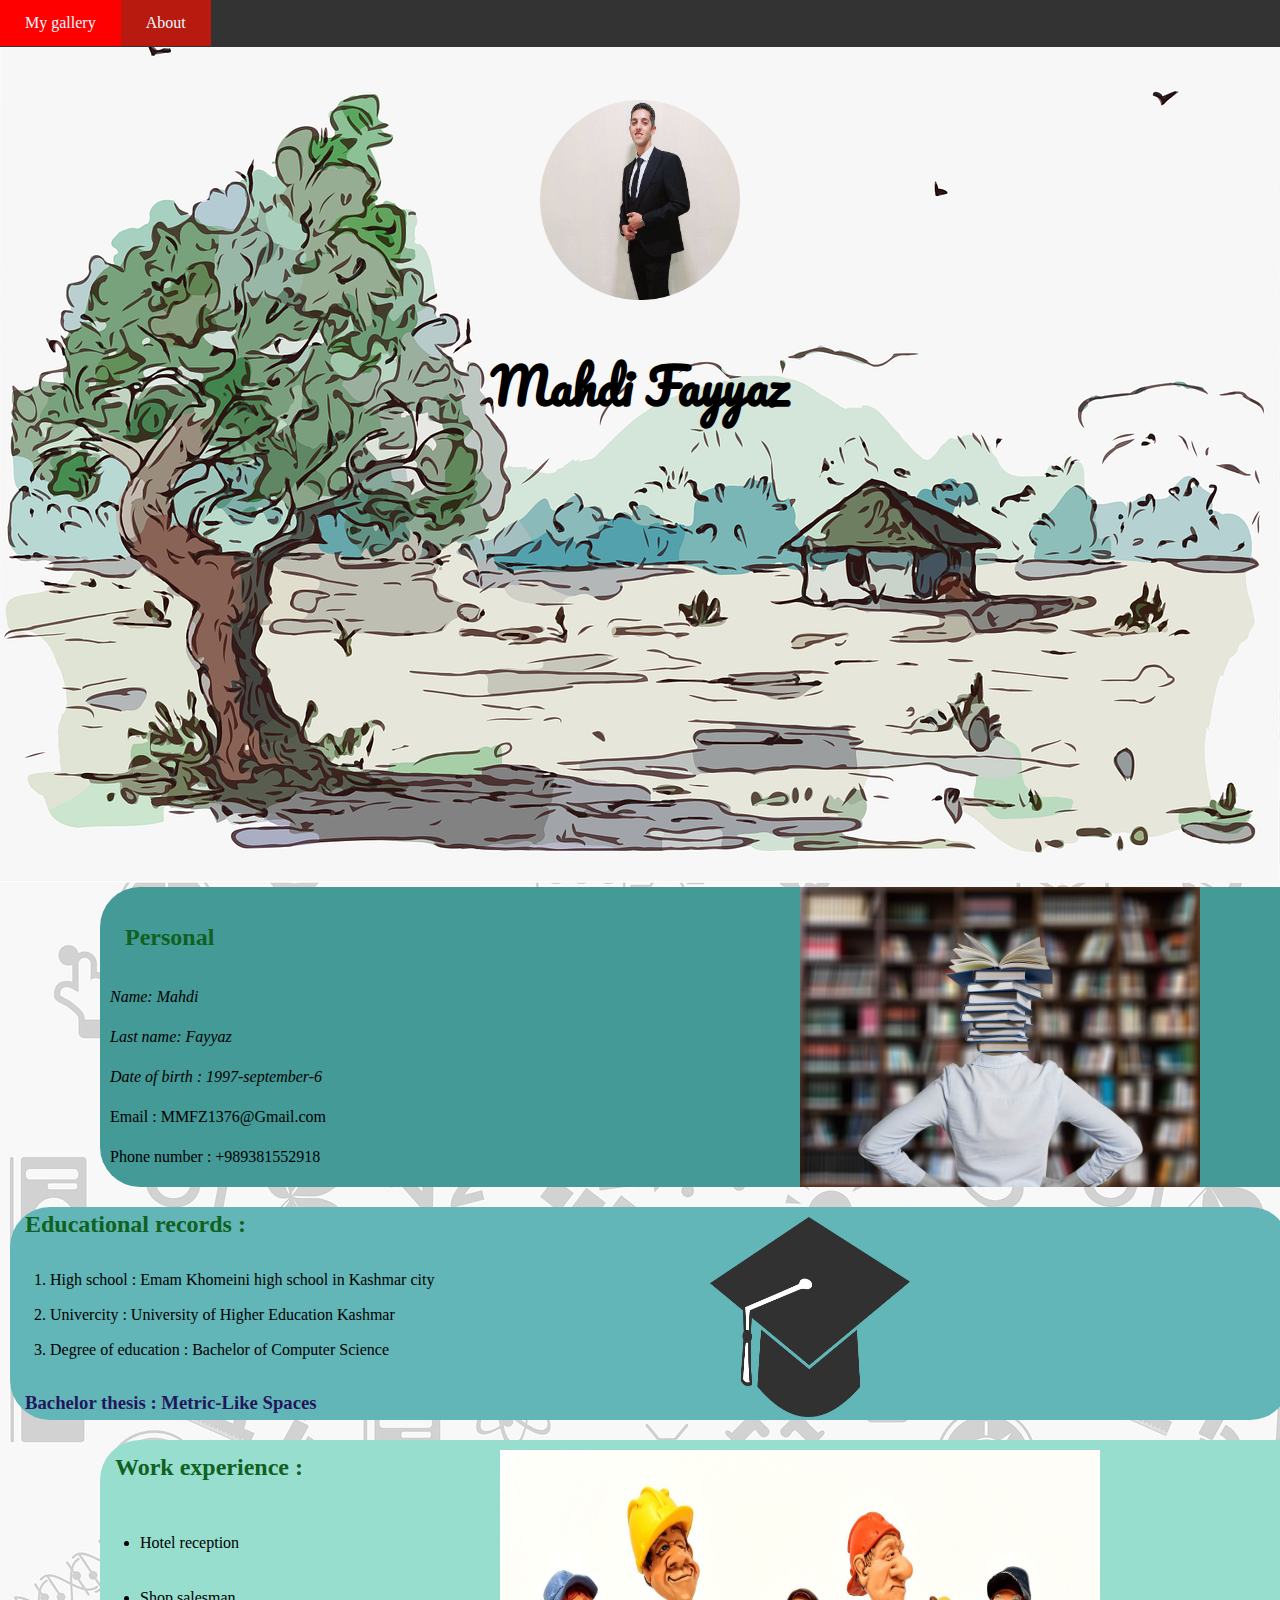
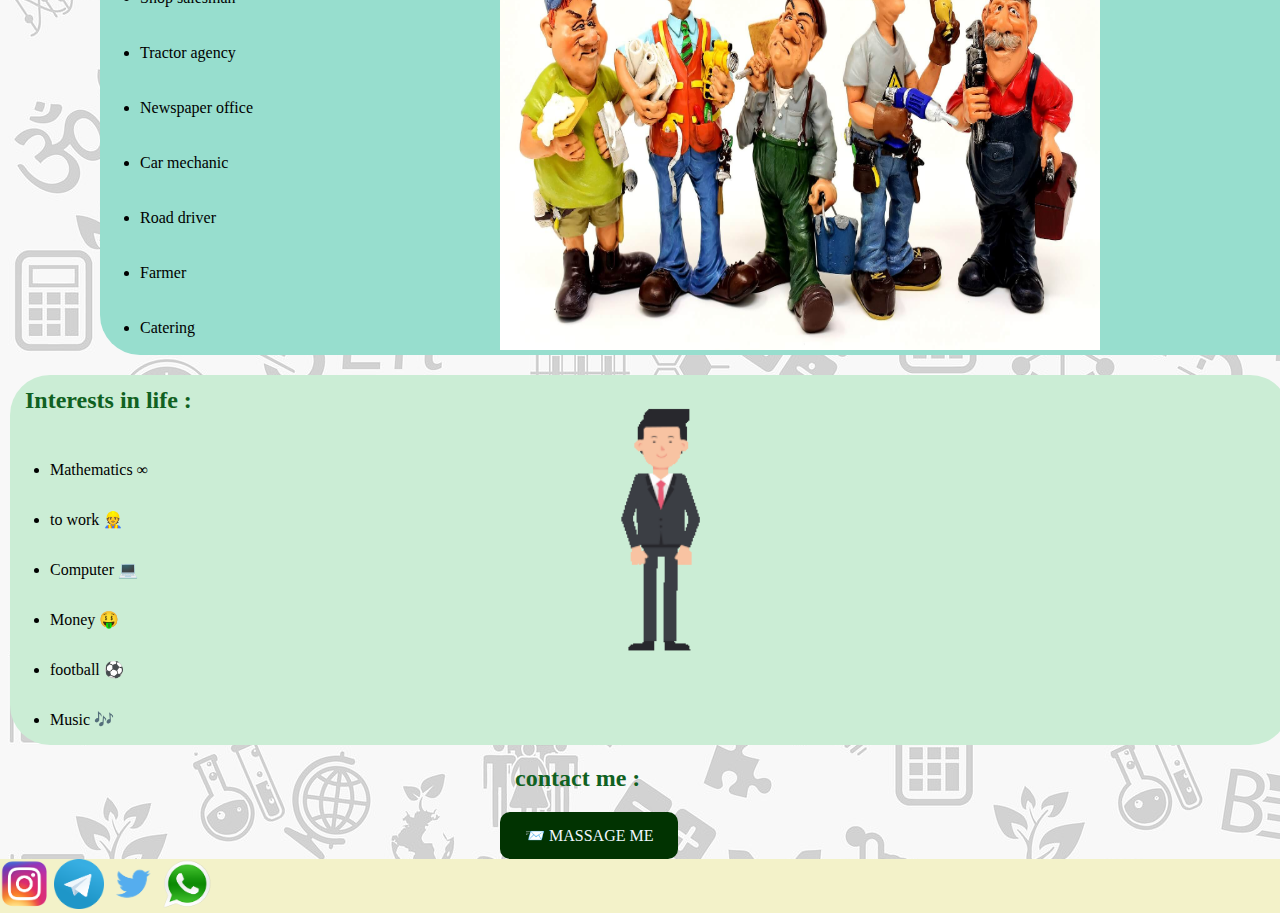
<file: index.html>
<!DOCTYPE html>
<html lang="en">
<head>
    <meta charset="UTF-8">
    <meta http-equiv="X-UA-Compatible" content="IE=edge">
    <meta name="viewport" content="width=device-width, initial-scale=1.0">
    <link rel="stylesheet" href="css/index.css">
    <link rel="icon" href="favicon.ico">
    <link rel="preconnect" href="https://fonts.googleapis.com">
<link rel="preconnect" href="https://fonts.gstatic.com" crossorigin>
<link href="https://fonts.googleapis.com/css2?family=Pacifico&display=swap" rel="stylesheet">
    <title>CV</title>
</head>
<body background="images/backEducation.jpg">
    <div class="top-container">
        <img src="images/background1.png" alt="not loading....">
        <div class="top">
            <img src="images/profile.png" alt="not loading...." width="200px" height="200px">
            <h1>Mahdi Fayyaz</h1>
        </div>
        <div class="navbar">
            <a class="nav" href="mygallery.html" target="_blank">My gallery</a>
            <a class="nav" href="about.html" target="_blank" >About</a>
            </div>
    </div>
    <div class="personal">
        <h2>Personal</h2>
        <em>Name: Mahdi <br> Last name: Fayyaz <br> Date of birth : 1997-september-6 </em>
        <br>Email : MMFZ1376@Gmail.com <br>
        Phone number : +989381552918
        <div class="personalimg">
            <img  src="images/Education3.jpg" alt="not loading...." width="400px" height="300px%">
        </div> 
    </div>
    <div class="educational">
        <h2> Educational records :</h2>
        <ol>
            <li> High school : Emam Khomeini high school in Kashmar city </li>
            <li> Univercity : University of Higher Education Kashmar </li>
            <li> Degree of education : Bachelor of Computer Science </li>
        </ol>  
        <h3>Bachelor thesis : Metric-Like Spaces</h3>
        <div class="educationalimg">
            <img  src="images/Education1.png" alt="not loading...." width="200px" height="200px%">
        </div>   
    </div>
    <div class="work">
    <h2> Work experience :</h2>
    <ul>
        <li>Hotel reception</li>
        <li>Shop salesman</li>
        <li>Tractor agency</li>
        <li>Newspaper office</li>
        <li>Car mechanic</li>
        <li>Road driver</li>
        <li>Farmer</li>
        <li>Catering</li>
    </ul>
       <div class="workimg">
        <img  src="images/work.jpg" alt="not loading...." width="600px" height="500px">
       </div> 
    </div>
    <div class="interests">
        <h2> Interests in life : </h2>
        <ul>
            <li>Mathematics ∞</li>
            <li>to work 👷</li>
            <li>Computer 💻</li>
            <li>Money 🤑</li>
            <li>football ⚽</li>
            <li>Music 🎶</li>
        </ul>
        <div class="interestsimg">
            <img  src="images/interestes.gif" alt="not loading...." width="300px" height="300px">
           </div> 
    </div>
    <div class="contact"> 
        <h2> contact me : </h2>
        <a href="contactme.html" target="_blank">  📨 MASSAGE ME </a>
    </div>
    <div class="footer">
        <a href="@mahdi_fayyaz_76" target="_blank" ><img src="images/instagram.png" alt="not loading ...." width="50px" height="50px" ></a>
        <a href="@M-M-F-z" target="_blank" ><img src="images/telegram.png"  alt="not loading ...." width="50px" height="50px" ></a>
        <a href="@fayyaz_mahdi" target="_blank" ><img src="images/twiter.png" alt="not loading ...." width="50px" height="50px" ></a>
        <a href="@mahdi-fayyaz" target="_blank" ><img src="images/whatsapp.png" alt="not loading ...." width="50px" height="50px" ></a>
    </div>

</body>
</html>
</file>
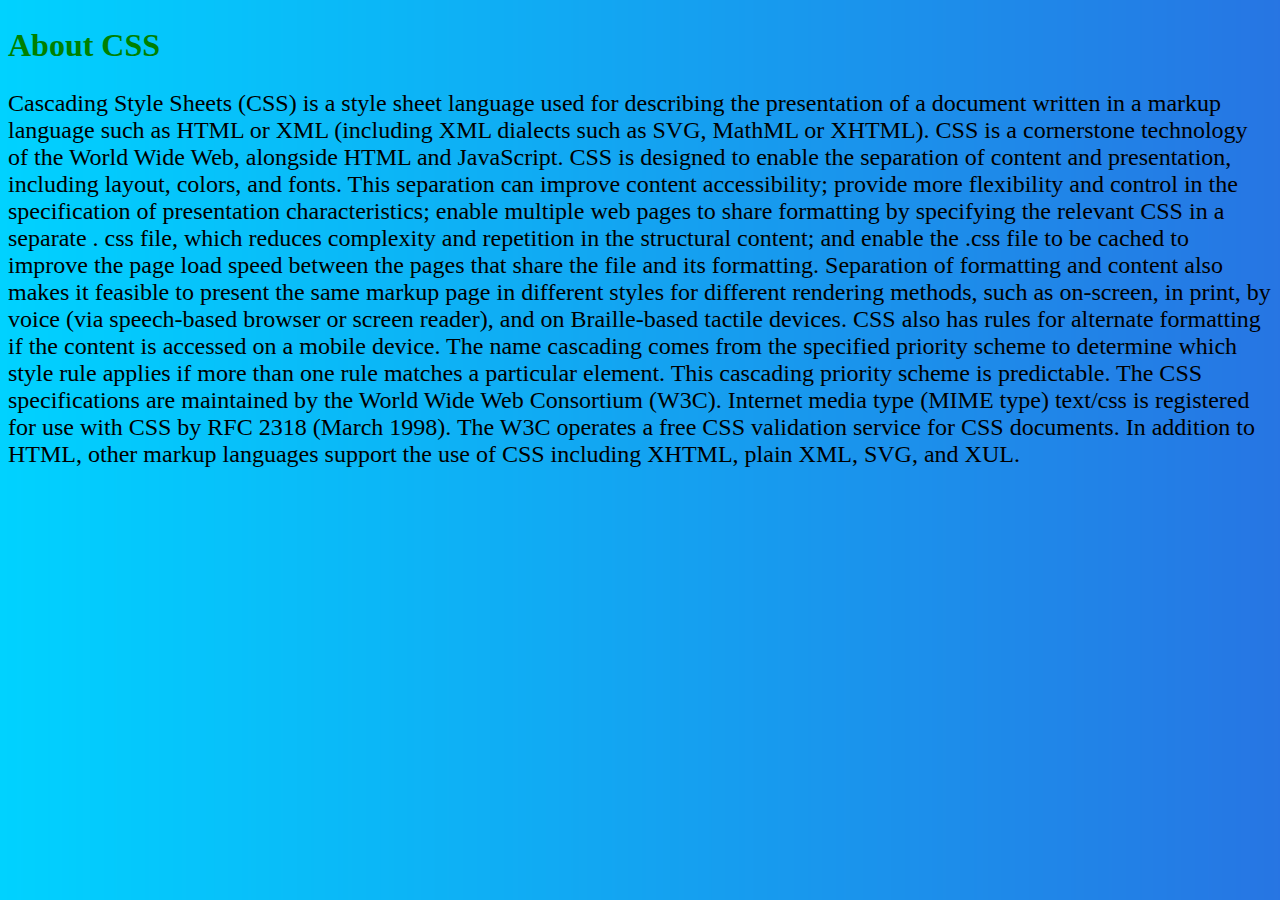
<file: about.html>
<!DOCTYPE html>
<html lang="en">
<head>
    <meta charset="UTF-8">
    <meta http-equiv="X-UA-Compatible" content="IE=edge">
    <meta name="viewport" content="width=device-width, initial-scale=1.0">
    <link rel="icon" href="favicon.ico">
    <link rel="stylesheet" href="css/about.css">
    <title>About</title>
</head>
<body background="images/cool-background(1).png">
    <h2>About CSS</h2>
    <p>Cascading Style Sheets (CSS) is a style sheet language used for describing the
        presentation of a document written in a markup language such as HTML or XML 
        (including XML dialects such as SVG, MathML or XHTML). CSS is a cornerstone
        technology of the World Wide Web, alongside HTML and JavaScript.
        CSS is designed to enable the separation of content and presentation, 
        including layout, colors, and fonts. This separation can improve 
        content accessibility; provide more flexibility and control in the 
        specification of presentation characteristics; enable multiple web 
        pages to share formatting by specifying the relevant CSS in a separate .
        css file, which reduces complexity and repetition in the structural content; 
        and enable the .css file to be cached to improve the page load speed between 
        the pages that share the file and its formatting.
        Separation of formatting and content also makes it feasible to present 
        the same markup page in different styles for different rendering methods, 
        such as on-screen, in print, by voice (via speech-based browser or screen reader), 
        and on Braille-based tactile devices. CSS also has rules for alternate formatting 
        if the content is accessed on a mobile device.
        The name cascading comes from the specified priority scheme to determine which 
        style rule applies if more than one rule matches a particular element. This 
        cascading priority scheme is predictable.
        The CSS specifications are maintained by the World Wide Web Consortium (W3C). 
        Internet media type (MIME type) text/css is registered for use with CSS by RFC 2318 
        (March 1998). The W3C operates a free CSS validation service for CSS documents.
        In addition to HTML, other markup languages support the use of CSS including XHTML, 
        plain XML, SVG, and XUL. </p>
</body>
</html>
</file>
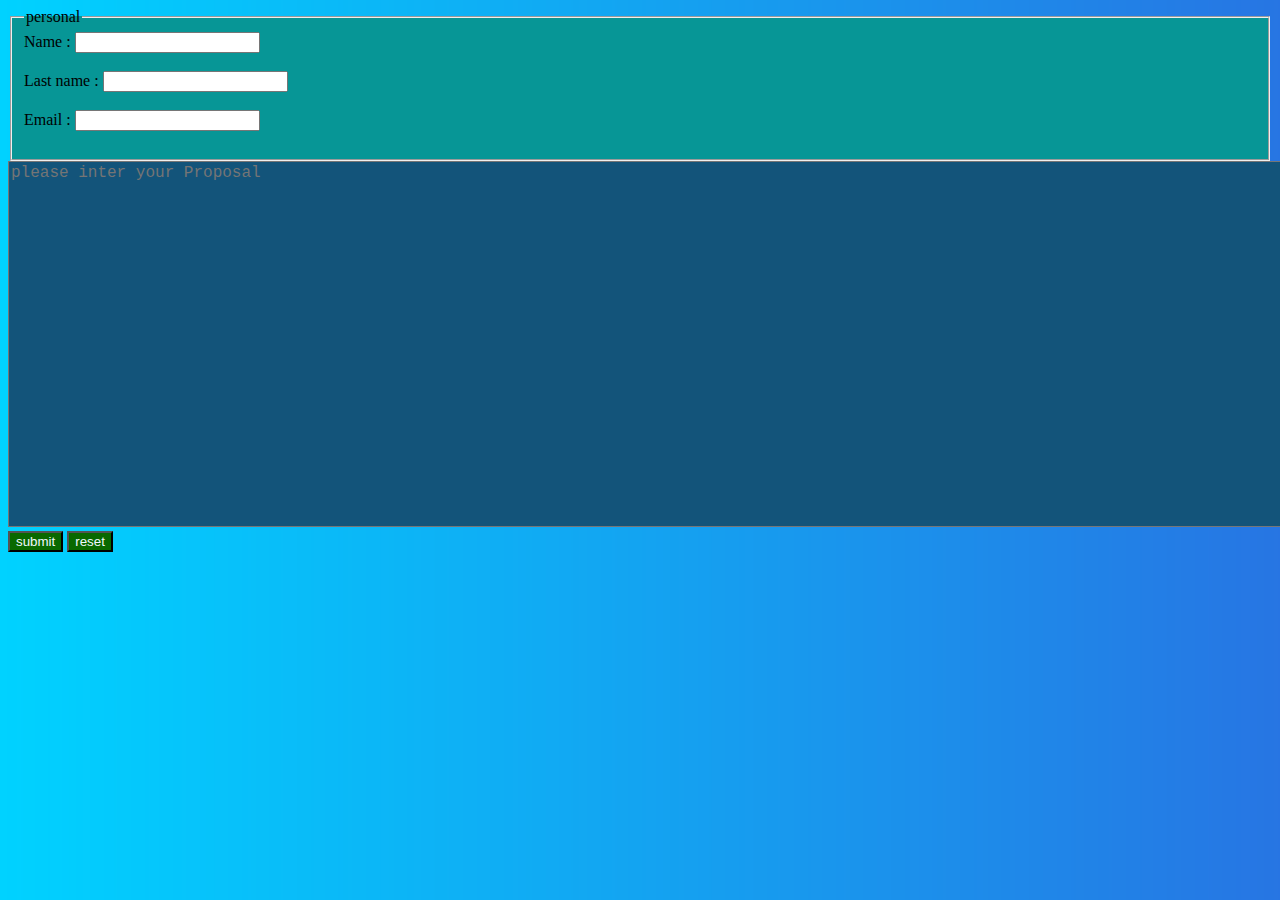
<file: contactme.html>
<!DOCTYPE html>
<html lang="en" dir="ltr">
  <head>
    <meta charset="UTF-8">
    <meta http-equiv="X-UA-Compatible" content="IE=edge">
    <meta name="viewport" content="width=device-width, initial-scale=1.0">
    <link rel="icon" href="favicon.ico">
    <link rel="stylesheet" href="css/contactme.css">
    <title>contact me</title>
  </head>
  <body background="images/cool-background(1).png">
    <form>
      <fieldset class="personal">
        <legend >personal</legend>
        Name : <input type="text" maxlength="20"><br><br>
        Last name : <input type="text" maxlength="30" ><br><br>
        Email : <input type="email"><br><br>
      </fieldset>
      <textarea class="texterea" rows="20" cols="150" placeholder="please inter your Proposal" ></textarea><br>
      <input class="input" type="submit" value="submit">
      <input class="input" type="reset" value="reset">
    </form>
  </body>
</html>
</file>
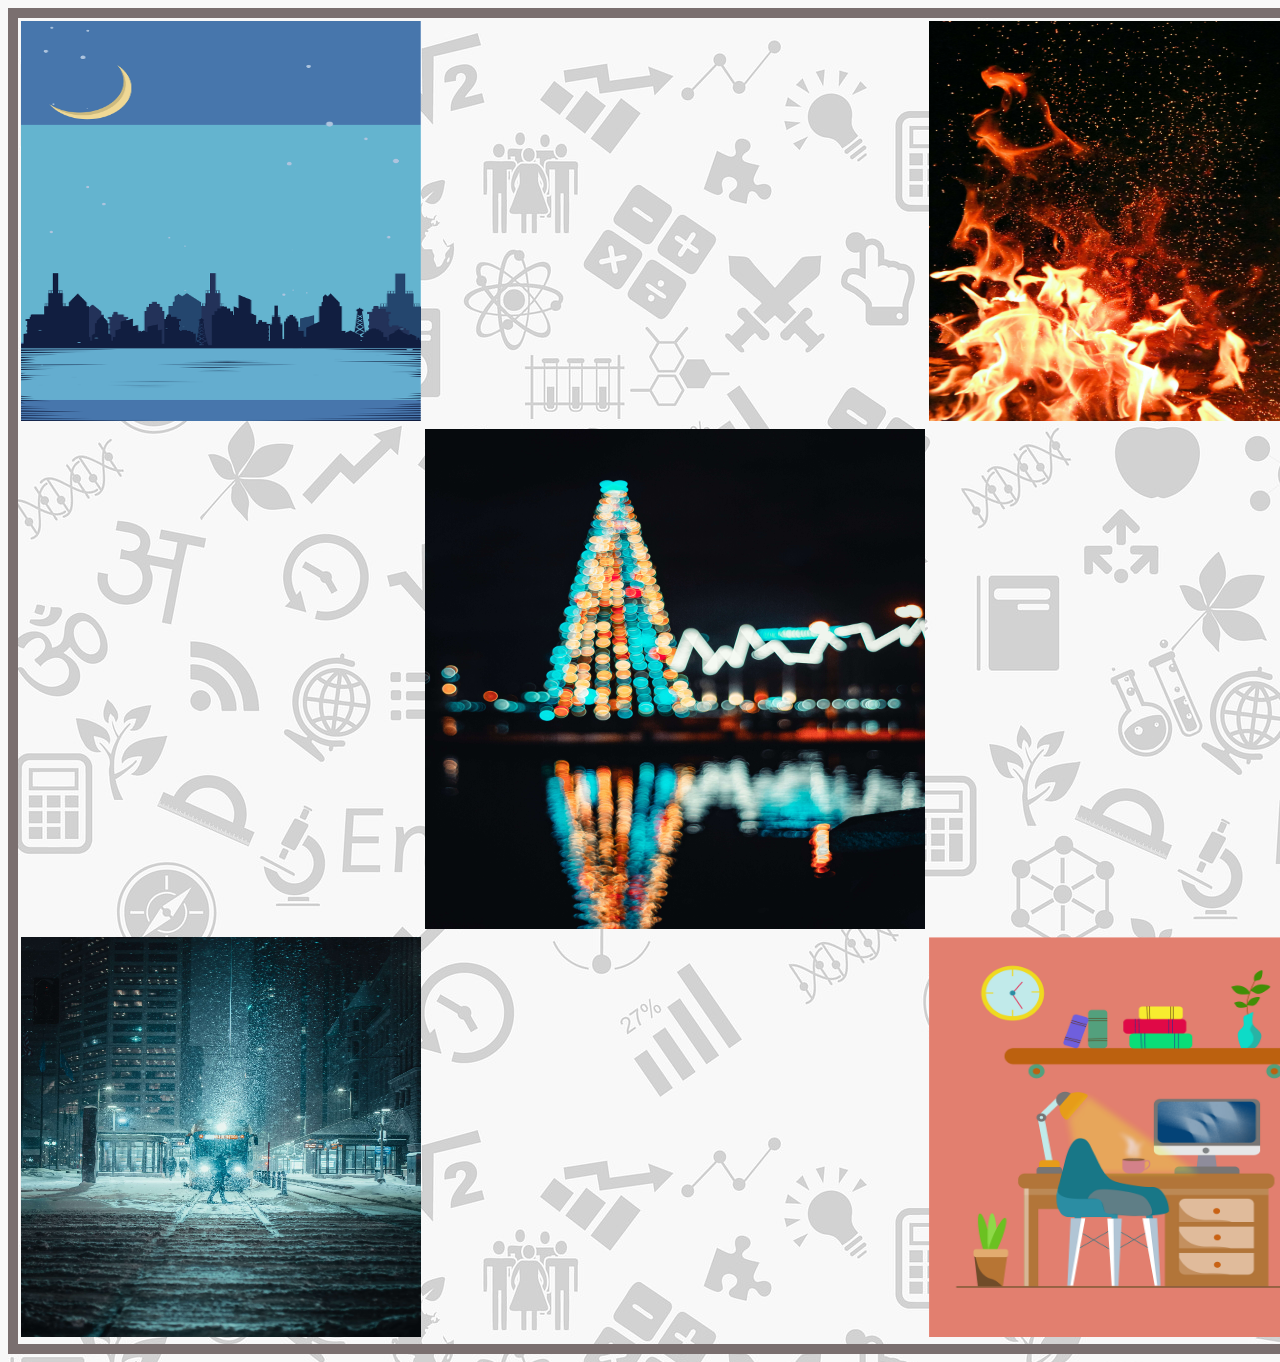
<file: mygallery.html>
<!DOCTYPE html>
<html lang="en" dir="ltr">
  <head>
    <meta charset="utf-8">
    <meta http-equiv="X-UA-Compatible" content="IE=edge">
    <meta name="viewport" content="width=device-width, initial-scale=1.0">
    <link rel="stylesheet" href="css/mygallery.css">
    <link rel="icon" href="favicon.ico">
    <title>MY GALLERY</title>
  </head>
  <body background="images/backEducation.jpg">
    <table class="table">
      <tr>
      <td> <img src="images/my-img1.png" width="400px" height="400px" alt="no loding"> </td>
      <td></td>
      <td> <img src="images/my-img2.jpg" width="400px" height="400px" alt="no loding"> </td> 
      </tr>
      <tr>   
      <td></td>
      <td> <img src="images/my-img3.jpg" width="500px" height="500px" alt="no loding"> </td>
      <td></td>
      </tr>
      <tr>
      <td> <img src="images/my-img4.jpg" width="400px" height="400px" alt="no loding"> </td>
      <td></td>
      <td> <img src="images/my-img6.png" width="400px" height="400px" alt="no loding"> </td>
      </tr>
    </table>
  </body>
</html>
</file>
<file: css/index.css>
body{
    margin: 0px;
    position: relative;
}
.top-container{
    position: relative;
    top: 0px;
    right: 0px;
    bottom: 500px;
    left: 0px;
}
.top{
    position: absolute;
    top: 100px;
    right: 300px;
    bottom: 50px;
    left: 300px;
    text-align: center;
    font-family: 'Pacifico', cursive;
    font-size: 24px;
}
.navbar{
    position: absolute;
    top: 0px;
    right: 0px;
    bottom: 840px;
    left: 0px;
    overflow: hidden;
    background-color: #333;
}
.navbar a{
    float: left;
    display: inline;
    color: white;
    text-align: center;
    padding: 14px 16px;
    text-decoration: none;
}
@media screen and (max-width:600px) {
    .navbar a{ 
        float: none;
        width: 100%;
    }
}
.navbar a:link {
        background-color: rgb(184, 26, 15);
        color: aliceblue;
        padding: 14px 25px;
        text-align: center;
        text-decoration: none;
        display: inline-block;
}
.navbar a:visited{
    background-color: rgb(248, 196, 196);
}
.navbar a:hover{
        background-color: rgb(255, 0, 0);
}
.navbar a:active{
    background-color: rgb(167, 42, 240);
}
h2{
    position: relative;
    left: 15px;
    color: rgb(16, 97, 34);
    font-family: Georgia, 'Times New Roman', Times, serif;
}
h3{
    position: relative;
    left: 15px;
    color: #23165e;
}
.personal{
    background-color: #439a97;
    position: relative;
    top: 0px;
    right: 50px;
    left: 100px;
    line-height: 40px;
    border-radius: 40px;
    padding: 10px;
}
.personalimg{
    position: absolute;
    top: 0px;
    left: 700px;
    bottom: 0px;
    right: 0px;
}
.educational{
    background-color: #62b6b7;
    position: relative;
    top: 0px;
    right: 100px;
    left: 10px;
    line-height: 35px;
    border-radius: 40px;
}
.educationalimg{
    position: absolute;
    top: 10px;
    left: 700px;
    bottom: 0px;
    right: 0px;
}
.work{
    position: relative;
    top: 0px;
    left: 100px;
    line-height: 55px;
    background-color: #97dece;
    border-radius: 40px;
}
.workimg{
    position: absolute;
    top: 10px;
    left: 400px;
    bottom: 0px;
    right: 0px;
}
.interests{
    position: relative;
    top: 0px;
    left: 10px; 
    line-height: 50px;
    background-color: #cbedd5;
    border-radius: 40px;
}
.interestsimg{
    position: absolute;
    top: 0px;
    left: 500px;
    bottom: 0px;
    right: 0px;
}
.contact a:link {
    background-color: rgb(1, 51, 1);
    color: aliceblue;
    padding: 14px 25px;
    text-align: center;
    text-decoration: none;
    display: inline-block;
    border-radius: 10px;
}
.contact  a:visited{
    background-color: rgb(81, 164, 167);
}
.contact a:hover{
    background-color: green;
}
.contact a:active {
    background-color: rgb(128, 9, 0);
}
.contact{
    position: relative;
    top: 0px;
    left: 500px;
}
.footer{
    position: relative;
    top: 0px;
    left: 0px;
    background-color: #f3f2c9;
}
</file>
<file: css/about.css>
h2{
    color: green;
    font-size: 2em;
}
p{
   font-size: 1.5em;
    color: rgb(0, 0, 0);
}
</file>
<file: css/contactme.css>
.personal{
    background-color: rgb(7, 150, 150);
}
.texterea{
    background-color: rgb(19, 84, 122);
    color: rgb(0, 0, 0);
    font-size: large;
}
.input{
    background-color: rgb(9, 105, 0);
    color: aliceblue;
}
</file>
<file: css/mygallery.css>
.table{
    border: 10px solid rgb(122, 111, 111);

}
</file>
